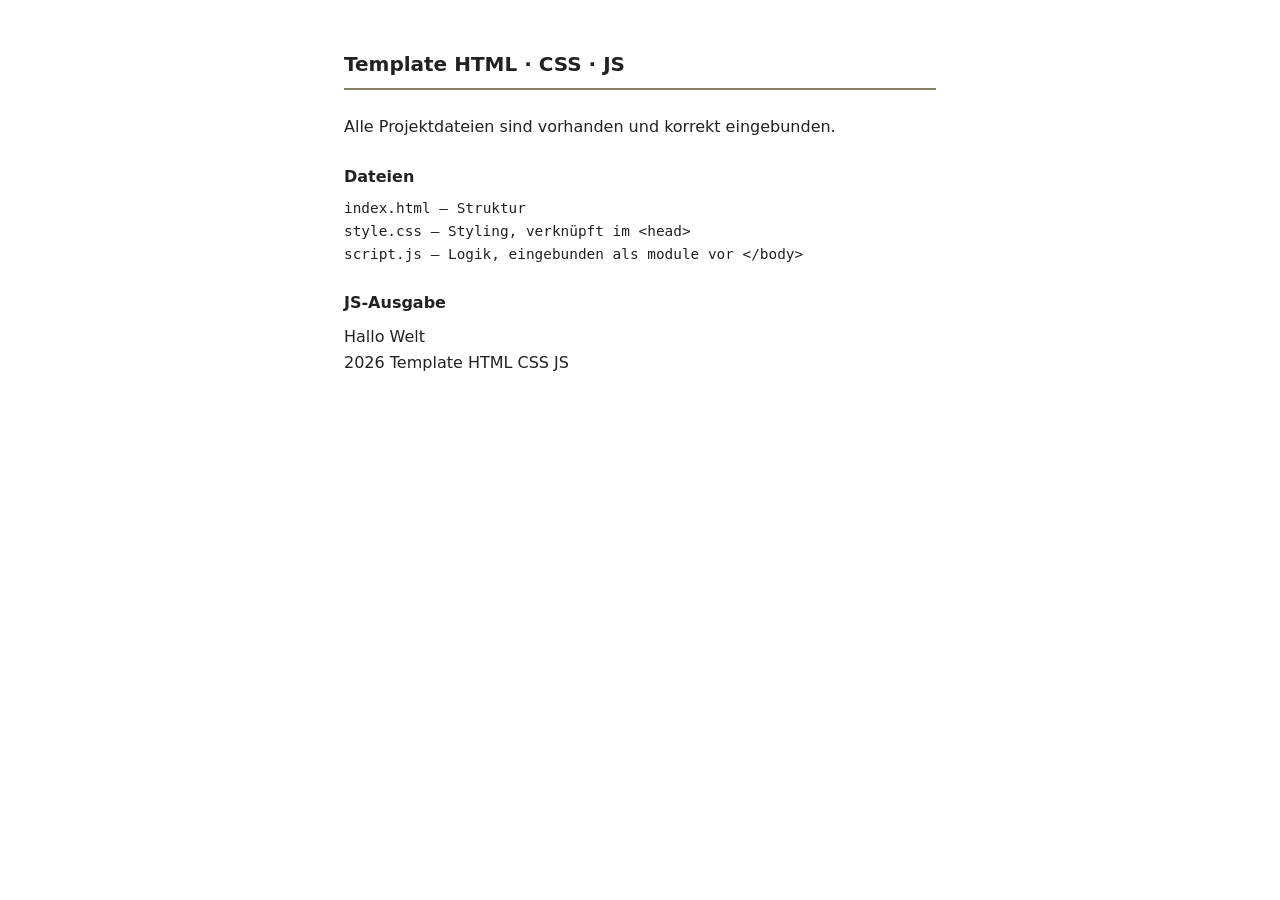
<file: index.html>
<!DOCTYPE html>
<html lang="de-ch">
<head>
    <meta charset="UTF-8">
    <meta name="viewport" content="width=device-width, initial-scale=1.0">
    <title>Template HTML CSS JS</title>
    <link rel="stylesheet" href="css/style.css">
</head>
<body>

    <header>
        <h1>Template HTML · CSS · JS</h1>
        <p>Alle Projektdateien sind vorhanden und korrekt eingebunden.</p>
    </header>

    <main>
        <h2>Dateien</h2>
        <ul>
            <li>index.html <span>— Struktur</span></li>
            <li>style.css <span>— Styling, verknüpft im &lt;head&gt;</span></li>
            <li>script.js <span>— Logik, eingebunden als module vor &lt;/body&gt;</span></li>
        </ul>

        <h2>JS-Ausgabe</h2>
        <div id="output"></div>
    </main>

    <footer>
        <p>2026 Template HTML CSS JS</p>
    </footer>

    <script type="module" src="js/script.js"></script>
</body>
</html>
</file>
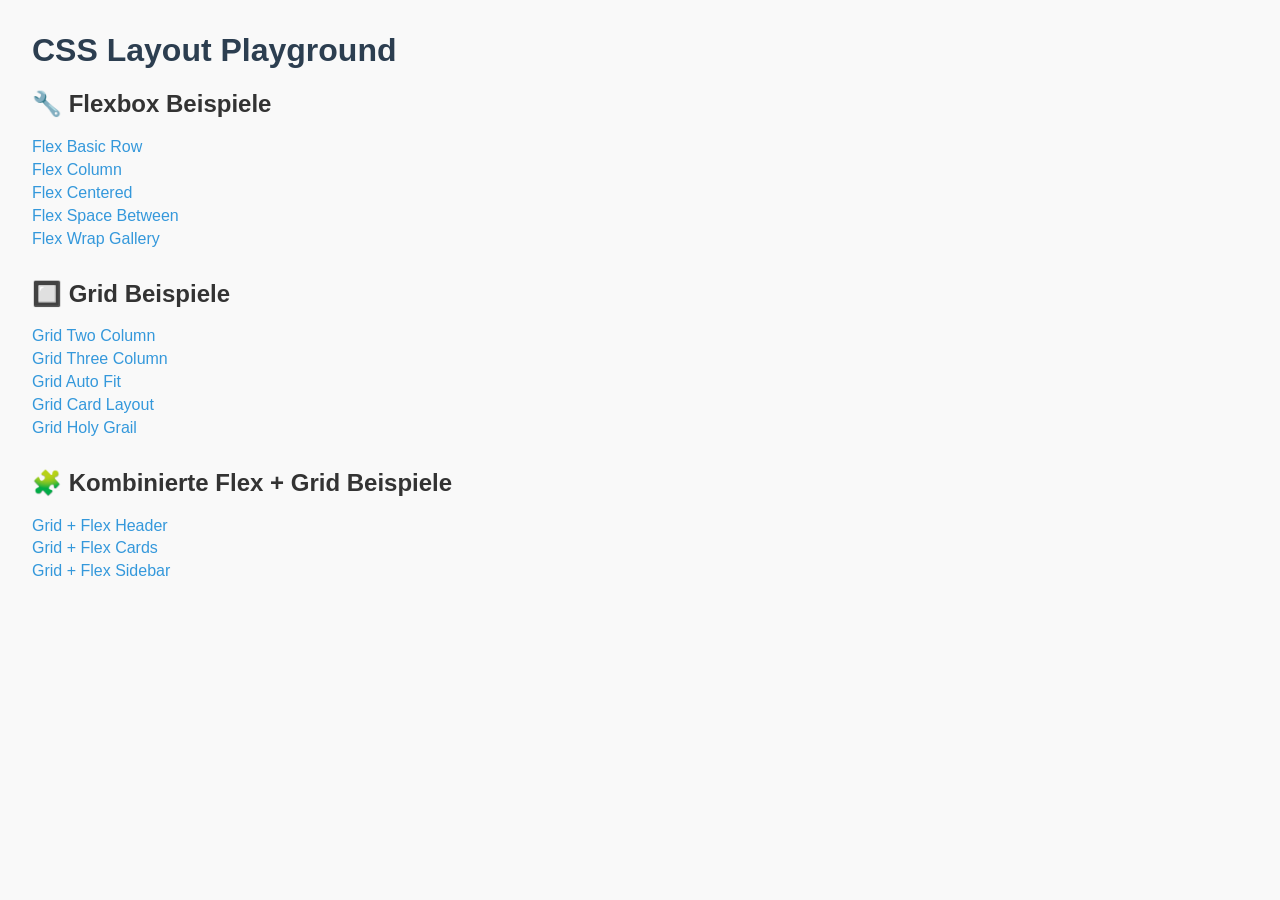
<file: 04-css-layouts/index.html>
<!DOCTYPE html>
<html lang="de">
<head>
    <meta charset="UTF-8">
    <title>CSS Layout Playground</title>
    <style>
        body {
            font-family: Arial, sans-serif;
            background: #f9f9f9;
            margin: 2rem;
            color: #333;
        }
        h1 {
            color: #2c3e50;
        }
        section {
            margin-bottom: 2rem;
        }
        ul {
            list-style: none;
            padding: 0;
        }
        li {
            margin: 0.3rem 0;
        }
        a {
            text-decoration: none;
            color: #3498db;
        }
        a:hover {
            text-decoration: underline;
        }
    </style>
</head>
<body>
    <h1>CSS Layout Playground</h1>

    <section>
        <h2>🔧 Flexbox Beispiele</h2>
        <ul>
            <li><a href="flex-basic-row.html">Flex Basic Row</a></li>
            <li><a href="flex-column.html">Flex Column</a></li>
            <li><a href="flex-centered.html">Flex Centered</a></li>
            <li><a href="flex-space-between.html">Flex Space Between</a></li>
            <li><a href="flex-wrap-gallery.html">Flex Wrap Gallery</a></li>
        </ul>
    </section>

    <section>
        <h2>🔲 Grid Beispiele</h2>
        <ul>
            <li><a href="grid-two-column.html">Grid Two Column</a></li>
            <li><a href="grid-three-column.html">Grid Three Column</a></li>
            <li><a href="grid-auto-fit.html">Grid Auto Fit</a></li>
            <li><a href="grid-card-layout.html">Grid Card Layout</a></li>
            <li><a href="grid-holy-grail.html">Grid Holy Grail</a></li>
        </ul>
    </section>

    <section>
        <h2>🧩 Kombinierte Flex + Grid Beispiele</h2>
        <ul>
            <li><a href="grid-flex-header.html">Grid + Flex Header</a></li>
            <li><a href="grid-flex-cards.html">Grid + Flex Cards</a></li>
            <li><a href="grid-flex-sidebar.html">Grid + Flex Sidebar</a></li>
        </ul>
    </section>
</body>
</html>
</file>
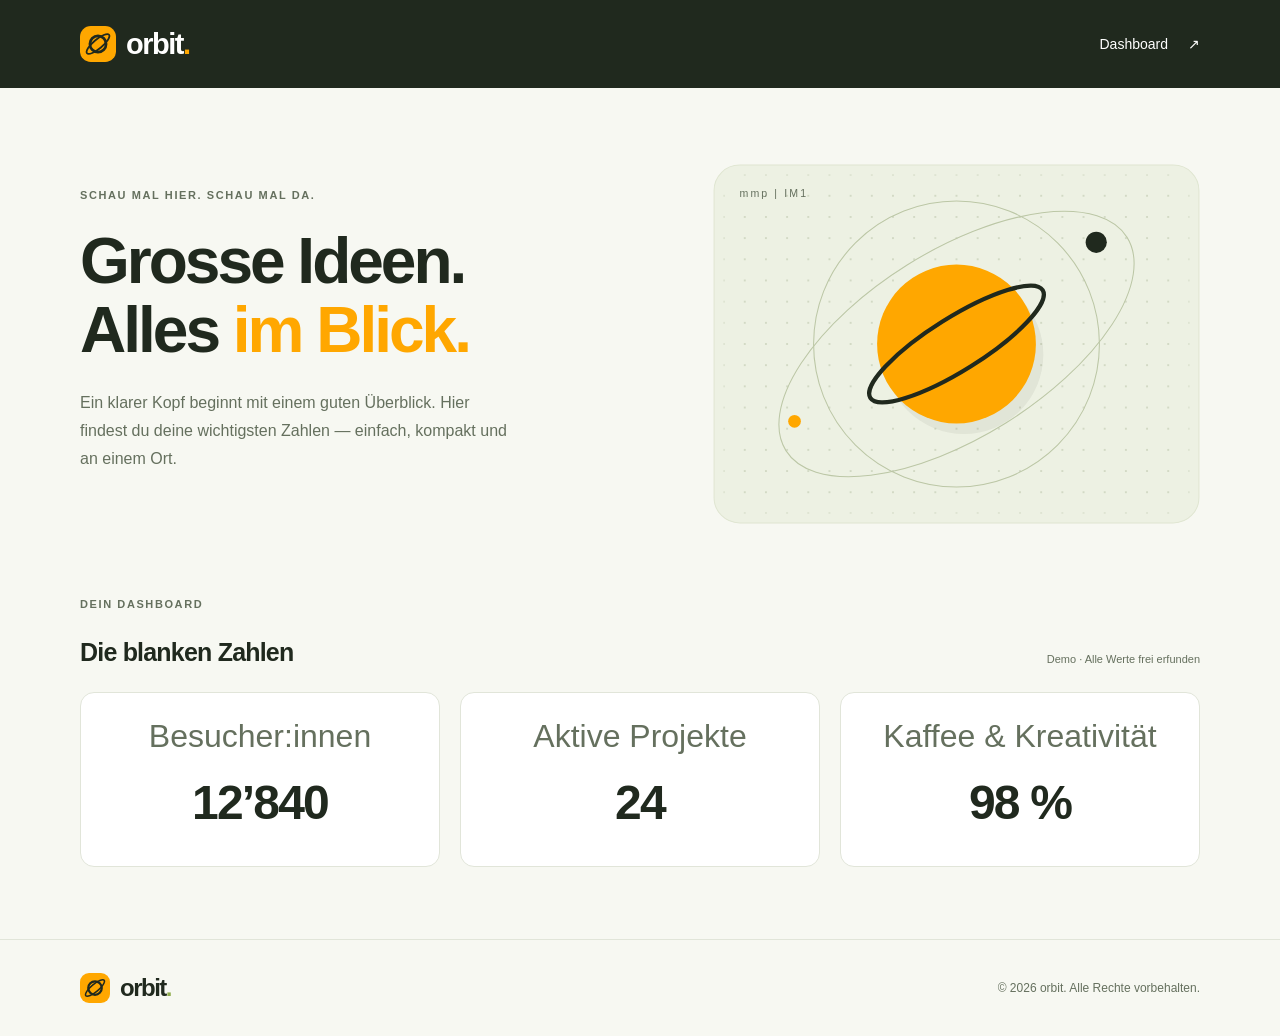
<file: 05-html-rose-garden/index.html>
<!DOCTYPE html>
<html lang="de">
<head>
  <meta charset="UTF-8">
  <meta name="viewport" content="width=device-width, initial-scale=1.0">
  <title>orbit — Dein Überblick</title>
  <link rel="icon" type="image/svg+xml" href="img/logo.svg">
  <link rel="stylesheet" href="css/style.css">
</head>
<body>
  <header class="site-header">
    <div class="container header-content">
      <a class="logo" href="#start" aria-label="orbit – Startseite">
        <img src="img/logo.svg" alt="" width="36" height="36">
        <span>orbit<span class="logo-dot">.</span></span>
      </a>
      <nav aria-label="Hauptnavigation">
        <a href="#dashboard">Dashboard <span aria-hidden="true">↗</span></a>
      </nav>
    </div>
  </header>

  <main id="start">
    <section class="hero container" aria-labelledby="hero-title">
      <div class="hero-copy">
        <p class="kicker">Schau mal hier. Schau mal da.</p>
        <h1 id="hero-title">Grosse Ideen.<br>Alles <span>im Blick.</span></h1>
        <p class="description">Ein klarer Kopf beginnt mit einem guten Überblick. Hier findest du deine wichtigsten Zahlen — einfach, kompakt und an einem Ort.</p>

      </div>
      <img class="hero-image" src="img/hero.svg" alt="Ein grüner Planet mit zwei Umlaufbahnen" width="460" height="340">
    </section>

    <section class="dashboard container" id="dashboard" aria-labelledby="dashboard-title">
      <div class="section-heading">
        <div>
          <p class="kicker">DEIN DASHBOARD</p>
          <h2 id="dashboard-title">Die blanken Zahlen</h2>
        </div>
        <span class="demo-label">Demo · Alle Werte frei erfunden</span>
      </div>

      <div class="card-grid">
        <article class="card">
          <h3>Besucher:innen</h3>
          <p class="metric">12’840</p>
        </article>

        <article class="card">
          <h3>Aktive Projekte</h3>
          <p class="metric">24</p>
        </article>

        <article class="card">
          <h3>Kaffee &amp; Kreativität</h3>
          <p class="metric">98 %</p>
        </article>
      </div>
    </section>
  </main>

  <footer class="site-footer">
    <div class="container footer-content">
      <a class="logo" href="#start" aria-label="orbit – Zurück nach oben">
        <img src="img/logo.svg" alt="" width="30" height="30">
        <span>orbit<span class="logo-dot">.</span></span>
      </a>
      <p>© 2026 orbit. Alle Rechte vorbehalten.</p>
    </div>
  </footer>
</body>
</html>
</file>
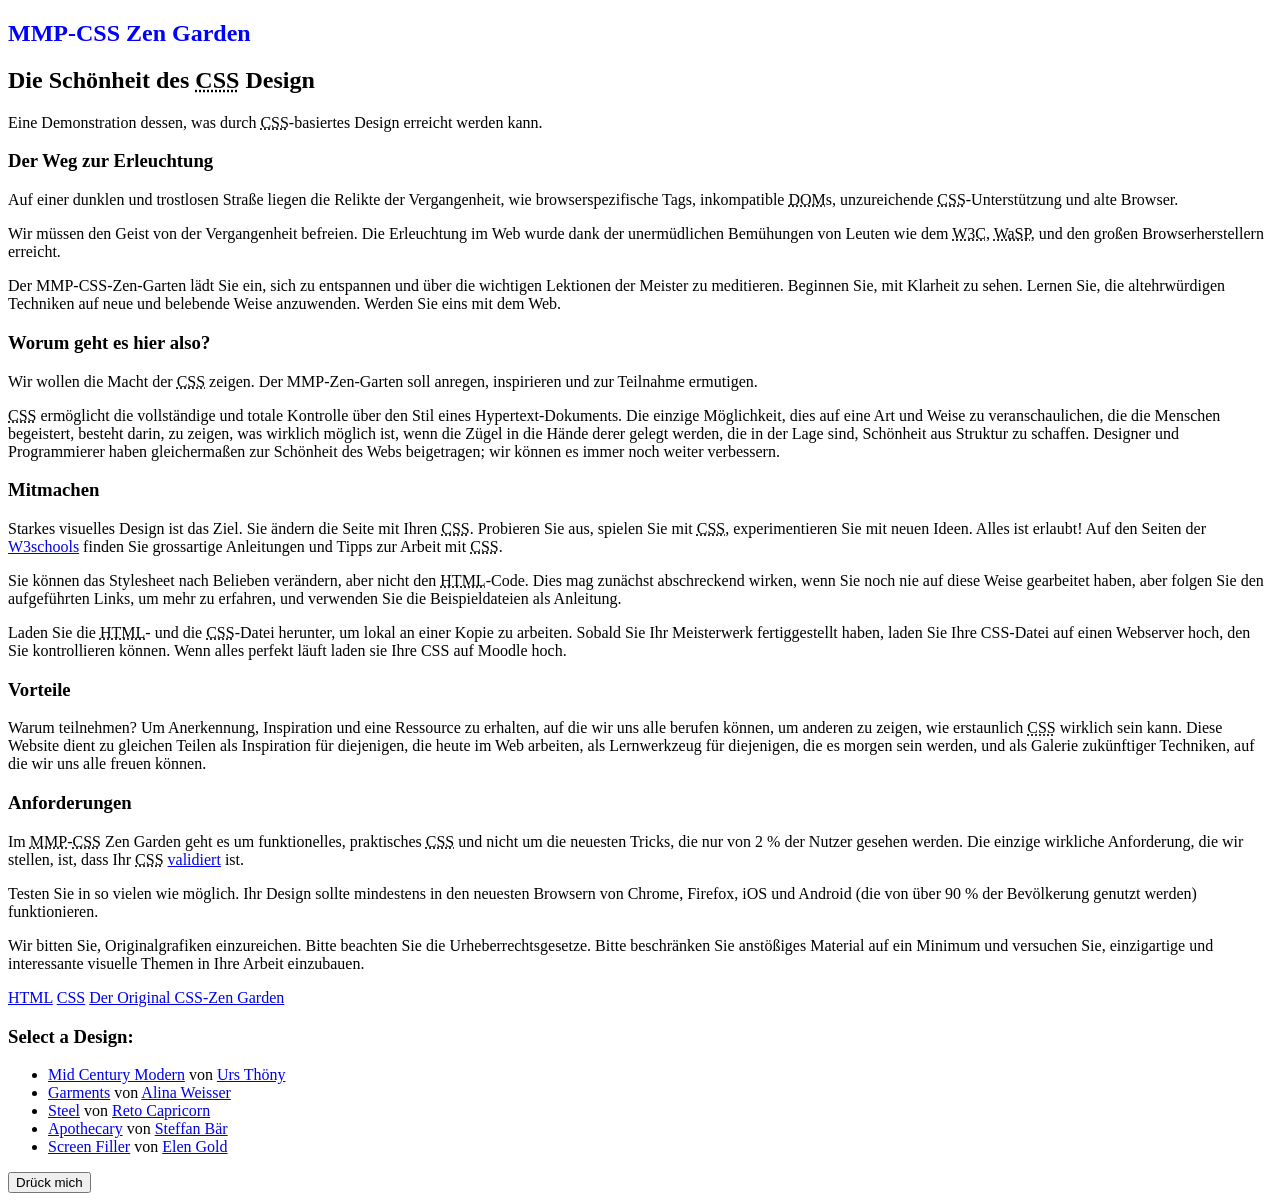
<file: 06-css-zen-garden/index.html>
<!DOCTYPE html>
<html lang="de">
  <head>
    <meta charset="utf-8" />
    <title>MMP-CSS Zen Garden: The Beauty of CSS Design</title>
    <link rel="stylesheet" media="screen" href="css/style.css" />
    <meta name="viewport" content="width=device-width, initial-scale=1.0" />
  </head>

  <body id="mmp-css-zen-garden">
    <div class="page-wrapper">
      <section class="intro" id="zen-intro">
        <header>
          <h1>MMP-CSS Zen Garden</h1>
          <h2>Die Schönheit des <abbr title="Cascading Style Sheets">CSS</abbr> Design</h2>
          <p>Eine Demonstration dessen, was durch <abbr title="Cascading Style Sheets">CSS</abbr>-basiertes Design erreicht werden kann.</p>
        </header>

        <article class="vorwort" id="zen-vorwort">
          <h3>Der Weg zur Erleuchtung</h3>
          <p>
            Auf einer dunklen und trostlosen Straße liegen die Relikte der Vergangenheit, wie browserspezifische Tags, inkompatible
            <abbr title="Document Object Model">DOM</abbr>s, unzureichende <abbr title="Cascading Style Sheets">CSS</abbr>-Unterstützung und
            alte Browser.
          </p>
          <p>
            Wir müssen den Geist von der Vergangenheit befreien. Die Erleuchtung im Web wurde dank der unermüdlichen Bemühungen von Leuten
            wie dem <abbr title="World Wide Web Consortium">W3C</abbr>, <abbr title="Web Standards Project">WaSP</abbr>, und den großen
            Browserherstellern erreicht.
          </p>
          <p>
            Der MMP-CSS-Zen-Garten lädt Sie ein, sich zu entspannen und über die wichtigen Lektionen der Meister zu meditieren. Beginnen
            Sie, mit Klarheit zu sehen. Lernen Sie, die altehrwürdigen Techniken auf neue und belebende Weise anzuwenden. Werden Sie eins
            mit dem Web.
          </p>
        </article>
      </section>

      <main class="auftrag" id="zen-auftrag">
        <article class="beschreibung" id="zen-beschreibung">
          <h3>Worum geht es hier also?</h3>
          <p>
            Wir wollen die Macht der <abbr title="Cascading Style Sheets">CSS</abbr> zeigen. Der MMP-Zen-Garten soll anregen, inspirieren
            und zur Teilnahme ermutigen.
          </p>
          <p>
            <abbr title="Cascading Style Sheets">CSS</abbr> ermöglicht die vollständige und totale Kontrolle über den Stil eines
            Hypertext-Dokuments. Die einzige Möglichkeit, dies auf eine Art und Weise zu veranschaulichen, die die Menschen begeistert,
            besteht darin, zu zeigen, was wirklich möglich ist, wenn die Zügel in die Hände derer gelegt werden, die in der Lage sind,
            Schönheit aus Struktur zu schaffen. Designer und Programmierer haben gleichermaßen zur Schönheit des Webs beigetragen; wir
            können es immer noch weiter verbessern.
          </p>
        </article>

        <article class="partizipation" id="zen-partizipation">
          <h3>Mitmachen</h3>
          <p>
            Starkes visuelles Design ist das Ziel. Sie ändern die Seite mit Ihren <abbr title="Cascading Style Sheets">CSS</abbr>. Probieren
            Sie aus, spielen Sie mit <abbr title="Cascading Style Sheets">CSS</abbr>, experimentieren Sie mit neuen Ideen. Alles ist
            erlaubt! Auf den Seiten der <a href="https://www.w3schools.com/css/default.asp">W3schools</a> finden Sie grossartige Anleitungen
            und Tipps zur Arbeit mit <abbr title="Cascading Style Sheets">CSS</abbr>.
          </p>
          <p>
            Sie können das Stylesheet nach Belieben verändern, aber nicht den <abbr title="HyperText Markup Language">HTML</abbr>-Code. Dies
            mag zunächst abschreckend wirken, wenn Sie noch nie auf diese Weise gearbeitet haben, aber folgen Sie den aufgeführten Links, um
            mehr zu erfahren, und verwenden Sie die Beispieldateien als Anleitung.
          </p>
          <p>
            Laden Sie die <abbr title="HyperText Markup Language">HTML</abbr>- und die <abbr title="Cascading Style Sheets">CSS</abbr>-Datei
            herunter, um lokal an einer Kopie zu arbeiten. Sobald Sie Ihr Meisterwerk fertiggestellt haben, laden Sie Ihre CSS-Datei auf
            einen Webserver hoch, den Sie kontrollieren können. Wenn alles perfekt läuft laden sie Ihre CSS auf Moodle hoch.
          </p>
        </article>

        <article class="vorteile" id="zen-vorteile">
          <h3>Vorteile</h3>
          <p>
            Warum teilnehmen? Um Anerkennung, Inspiration und eine Ressource zu erhalten, auf die wir uns alle berufen können, um anderen zu
            zeigen, wie erstaunlich <abbr title="Cascading Style Sheets">CSS</abbr> wirklich sein kann. Diese Website dient zu gleichen
            Teilen als Inspiration für diejenigen, die heute im Web arbeiten, als Lernwerkzeug für diejenigen, die es morgen sein werden,
            und als Galerie zukünftiger Techniken, auf die wir uns alle freuen können.
          </p>
        </article>

        <article class="voraussetzungen" id="zen-voraussetzungen">
          <h3>Anforderungen</h3>
          <p>
            Im <abbr title="MultiMedia Production">MMP</abbr>-<abbr title="Cascading Style Sheets">CSS</abbr> Zen Garden geht es um
            funktionelles, praktisches <abbr title="Cascading Style Sheets">CSS</abbr> und nicht um die neuesten Tricks, die nur von 2 % der
            Nutzer gesehen werden. Die einzige wirkliche Anforderung, die wir stellen, ist, dass Ihr
            <abbr title="Cascading Style Sheets">CSS</abbr> <a href="https://jigsaw.w3.org/css-validator/">validiert</a> ist.
          </p>
          <p>
            Testen Sie in so vielen wie möglich. Ihr Design sollte mindestens in den neuesten Browsern von Chrome, Firefox, iOS und Android
            (die von über 90 % der Bevölkerung genutzt werden) funktionieren.
          </p>
          <p>
            Wir bitten Sie, Originalgrafiken einzureichen. Bitte beachten Sie die Urheberrechtsgesetze. Bitte beschränken Sie anstößiges
            Material auf ein Minimum und versuchen Sie, einzigartige und interessante visuelle Themen in Ihre Arbeit einzubauen.
          </p>
        </article>
      </main>

      <footer>
        <a href="https://validator.w3.org" title="Kontrolliert die Validität des HTML-Codes" class="zen-validate-html">HTML</a>
        <a href="https://jigsaw.w3.org/css-validator/" title="Kontrolliert die Validität des CSS-Codes" class="zen-validate-css">CSS</a>
        <a href="http://csszengarden.com" title="Der Original CSS-Zen Garden" class="zen-original">Der Original CSS-Zen Garden</a>
      </footer>

      <aside class="sidebar">
        <div class="wrapper">
          <div class="design-auswahl" id="zen-design-auswahl">
            <h3 class="auswahl">Select a Design:</h3>
            <nav>
              <ul>
                <li><a href="#" class="design-name">Mid Century Modern</a> von <a href="#" class="designer-name">Urs Thöny</a></li>
                <li><a href="#" class="design-name">Garments</a> von <a href="#" class="designer-name">Alina Weisser</a></li>
                <li><a href="#" class="design-name">Steel</a> von <a href="#" class="designer-name">Reto Capricorn</a></li>
                <li><a href="#" class="design-name">Apothecary</a> von <a href="#" class="designer-name">Steffan Bär</a></li>
                <li><a href="#" class="design-name">Screen Filler</a> von <a href="#" class="designer-name">Elen Gold</a></li>
              </ul>
            </nav>
            <button id="zenBtn" class="button" aria-label="Klick">Drück mich</button>
          </div>
        </div>
      </aside>
    </div>
    <script src="js/script.js" defer></script>
  </body>
</html>
</file>
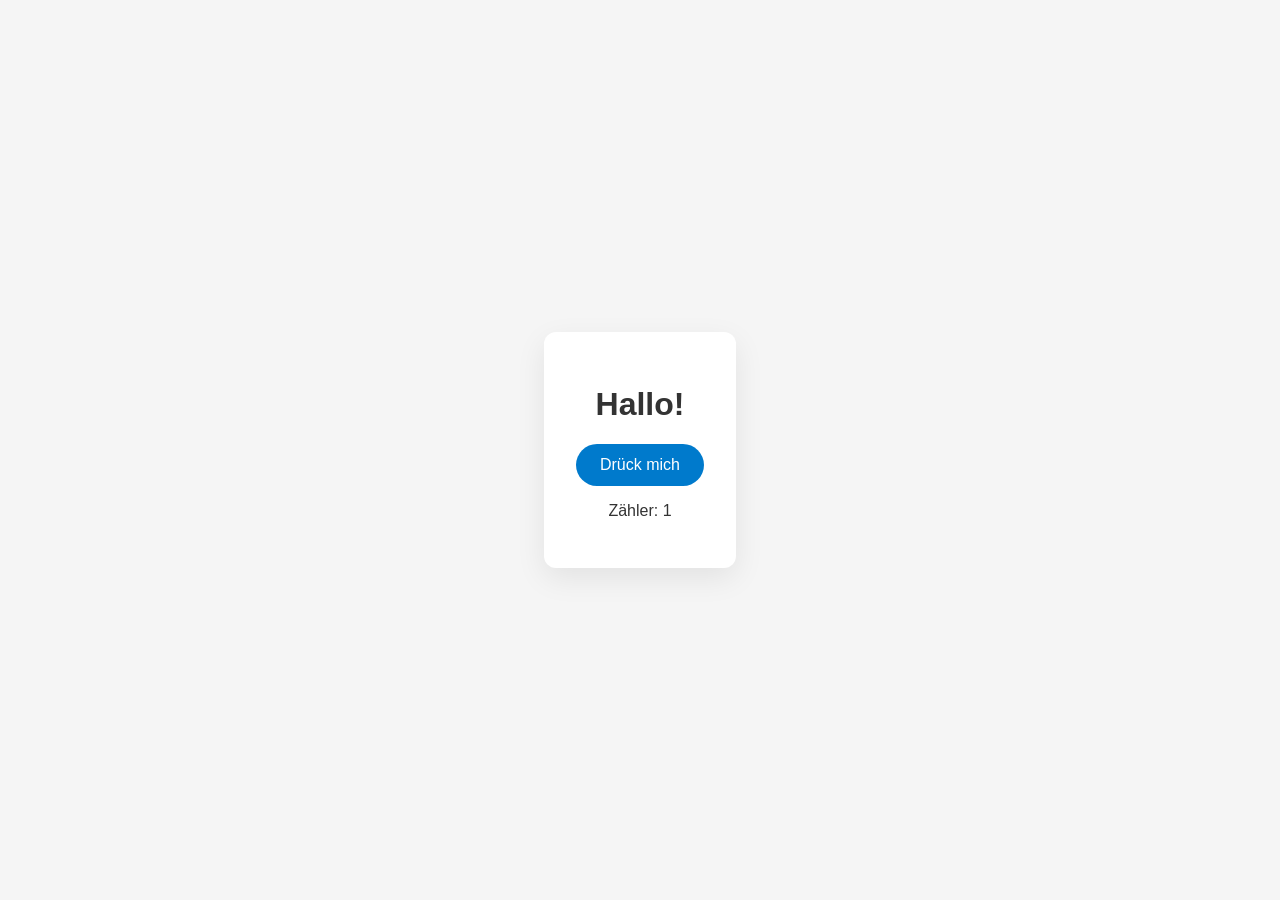
<file: 01-html-basics/examples/index.html>
<!DOCTYPE html>
<html lang="de">
  <head>
    <meta charset="UTF-8" />
    <meta name="viewport" content="width=device-width, initial-scale=1.0" />
    <title>Eine einfache HTML-Seite</title>
    <link rel="stylesheet" href="css/style.css" />
  </head>
  <body>
    <main class="card">
      <h1>Hallo!</h1>
      <button class="primary-button" type="button">Drück mich</button>
      <p>Zähler: <span id="counter-value">1</span></p>
    </main>
    <script src="js/script.js"></script>
  </body>
</html>
</file>
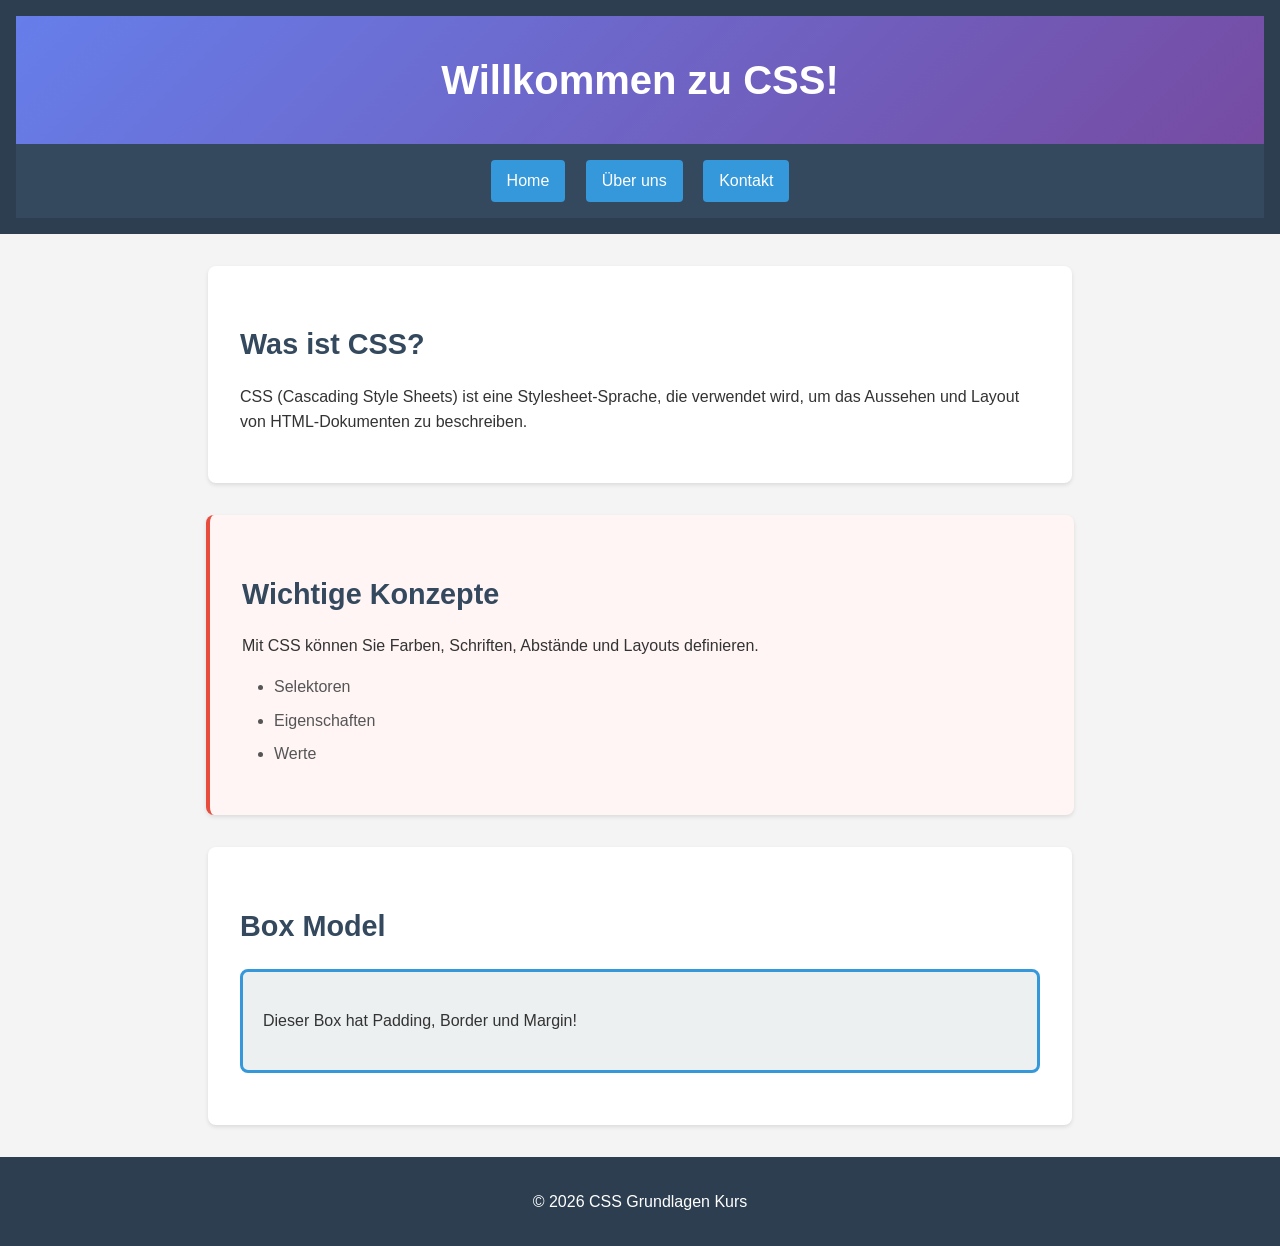
<file: 02-css-basics/examples/index.html>
<!DOCTYPE html>
<html lang="de">
<head>
    <meta charset="UTF-8">
    <meta name="viewport" content="width=device-width, initial-scale=1.0">
    <title>CSS Grundlagen - Beispiel</title>
    <link rel="stylesheet" href="css/style.css">
</head>
<body>
    <header>
        <h1 id="main-title">Willkommen zu CSS!</h1>
        <nav>
            <a href="#" class="nav-link">Home</a>
            <a href="#" class="nav-link">Über uns</a>
            <a href="#" class="nav-link">Kontakt</a>
        </nav>
    </header>

    <main>
        <section class="card">
            <h2>Was ist CSS?</h2>
            <p>CSS (Cascading Style Sheets) ist eine Stylesheet-Sprache, die verwendet wird, um das Aussehen und Layout von HTML-Dokumenten zu beschreiben.</p>
        </section>

        <section class="card highlight">
            <h2>Wichtige Konzepte</h2>
            <p>Mit CSS können Sie Farben, Schriften, Abstände und Layouts definieren.</p>
            <ul>
                <li class="list-item">Selektoren</li>
                <li class="list-item">Eigenschaften</li>
                <li class="list-item">Werte</li>
            </ul>
        </section>

        <section class="card">
            <h2>Box Model</h2>
            <div class="box-example">
                <p>Dieser Box hat Padding, Border und Margin!</p>
            </div>
        </section>
    </main>

    <footer>
        <p>&copy; 2026 CSS Grundlagen Kurs</p>
    </footer>
</body>
</html>
</file>
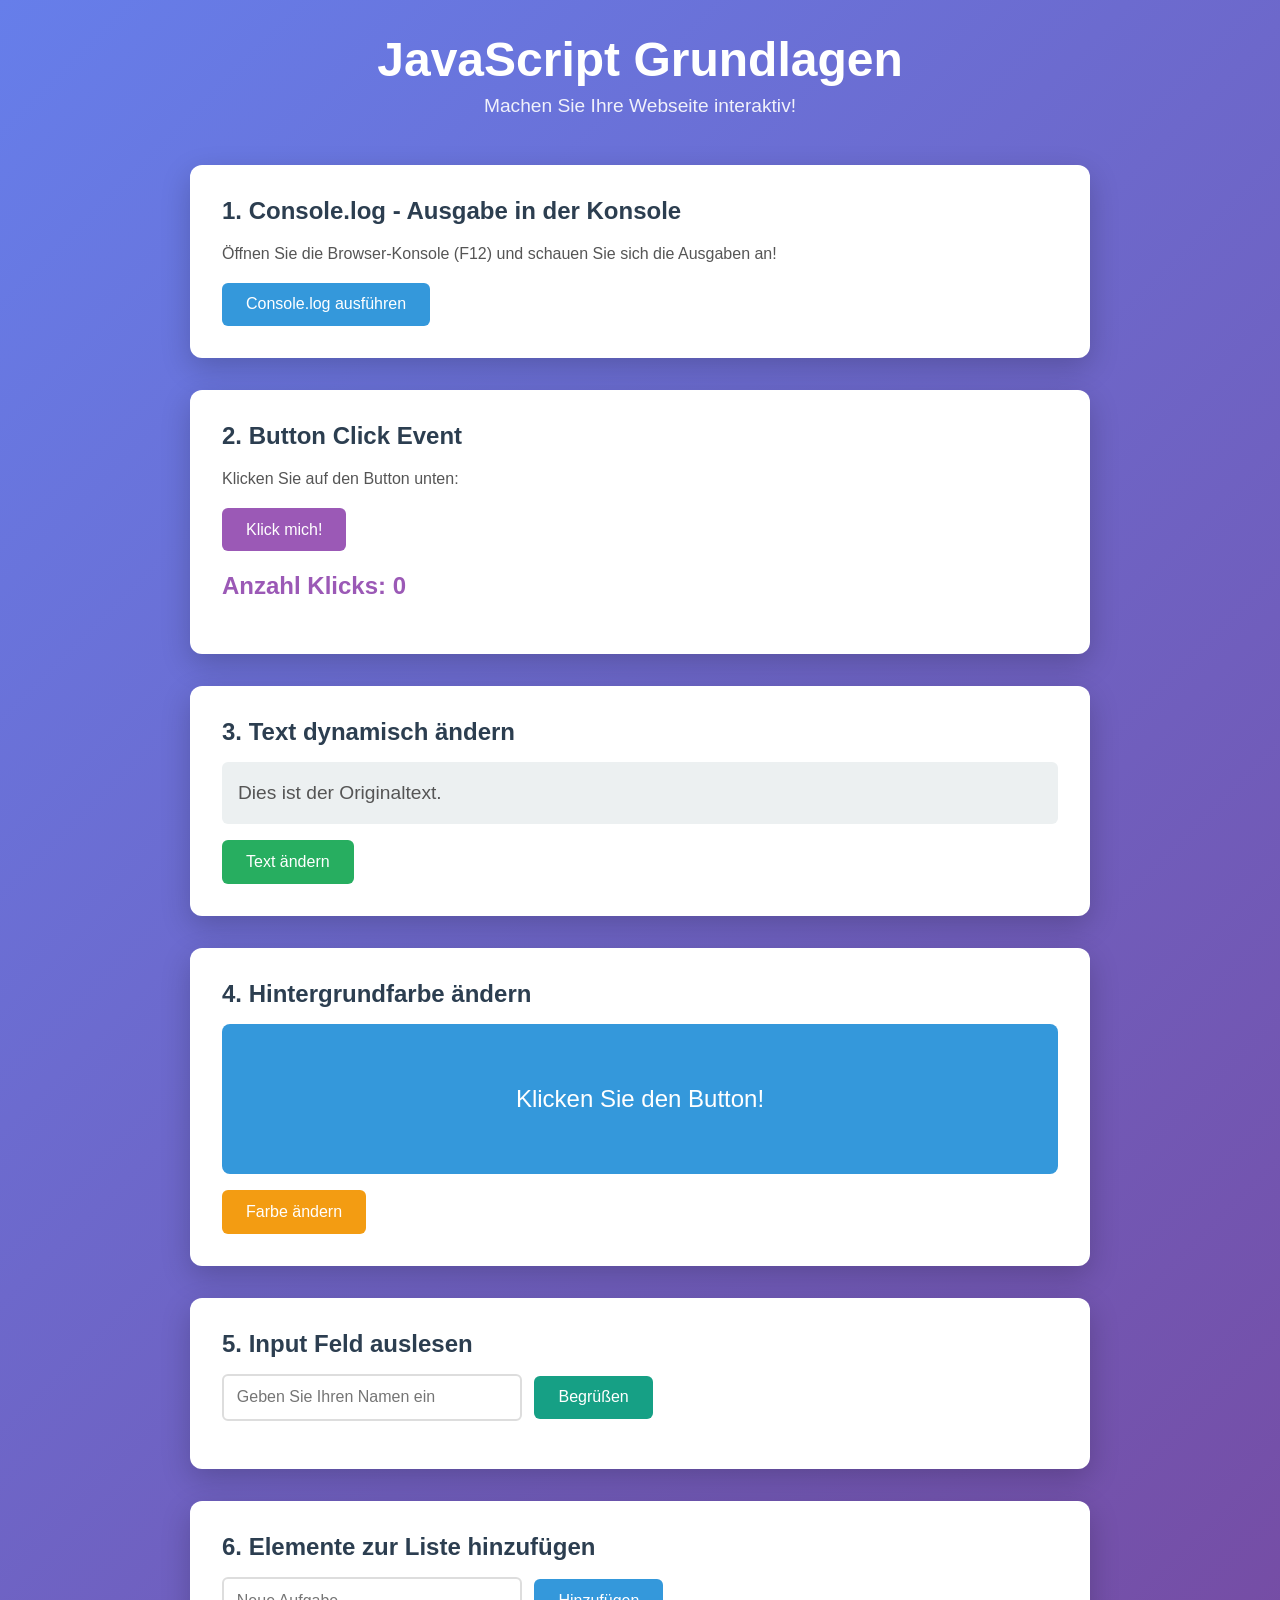
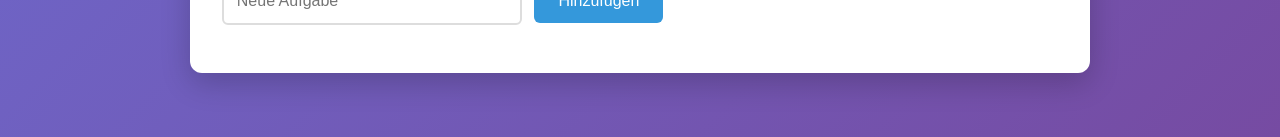
<file: 03-js-basics/examples/index.html>
<!DOCTYPE html>
<html lang="de">
<head>
    <meta charset="UTF-8">
    <meta name="viewport" content="width=device-width, initial-scale=1.0">
    <title>JavaScript Grundlagen - Beispiel</title>
    <link rel="stylesheet" href="css/style.css">
</head>
<body>
    <div class="container">
        <header>
            <h1>JavaScript Grundlagen</h1>
            <p class="subtitle">Machen Sie Ihre Webseite interaktiv!</p>
        </header>

        <main>
            <!-- Beispiel 1: Console.log -->
            <section class="card">
                <h2>1. Console.log - Ausgabe in der Konsole</h2>
                <p>Öffnen Sie die Browser-Konsole (F12) und schauen Sie sich die Ausgaben an!</p>
                <button id="console-button" class="btn">Console.log ausführen</button>
            </section>

            <!-- Beispiel 2: Button Click -->
            <section class="card">
                <h2>2. Button Click Event</h2>
                <p>Klicken Sie auf den Button unten:</p>
                <button id="click-button" class="btn btn-primary">Klick mich!</button>
                <p id="click-count">Anzahl Klicks: 0</p>
            </section>

            <!-- Beispiel 3: Text ändern -->
            <section class="card">
                <h2>3. Text dynamisch ändern</h2>
                <p id="dynamic-text">Dies ist der Originaltext.</p>
                <button id="change-text-button" class="btn btn-success">Text ändern</button>
            </section>

            <!-- Beispiel 4: Farbe ändern -->
            <section class="card">
                <h2>4. Hintergrundfarbe ändern</h2>
                <div id="color-box" class="color-box">
                    Klicken Sie den Button!
                </div>
                <button id="color-button" class="btn btn-warning">Farbe ändern</button>
            </section>

            <!-- Beispiel 5: Input Feld -->
            <section class="card">
                <h2>5. Input Feld auslesen</h2>
                <input type="text" id="name-input" placeholder="Geben Sie Ihren Namen ein">
                <button id="greet-button" class="btn btn-info">Begrüßen</button>
                <p id="greeting"></p>
            </section>

            <!-- Beispiel 6: Liste hinzufügen -->
            <section class="card">
                <h2>6. Elemente zur Liste hinzufügen</h2>
                <input type="text" id="todo-input" placeholder="Neue Aufgabe">
                <button id="add-todo-button" class="btn">Hinzufügen</button>
                <ul id="todo-list"></ul>
            </section>
        </main>
    </div>

    <!-- JavaScript-Datei IMMER am Ende des Body einbinden! -->
    <script src="js/script.js"></script>
</body>
</html>
</file>
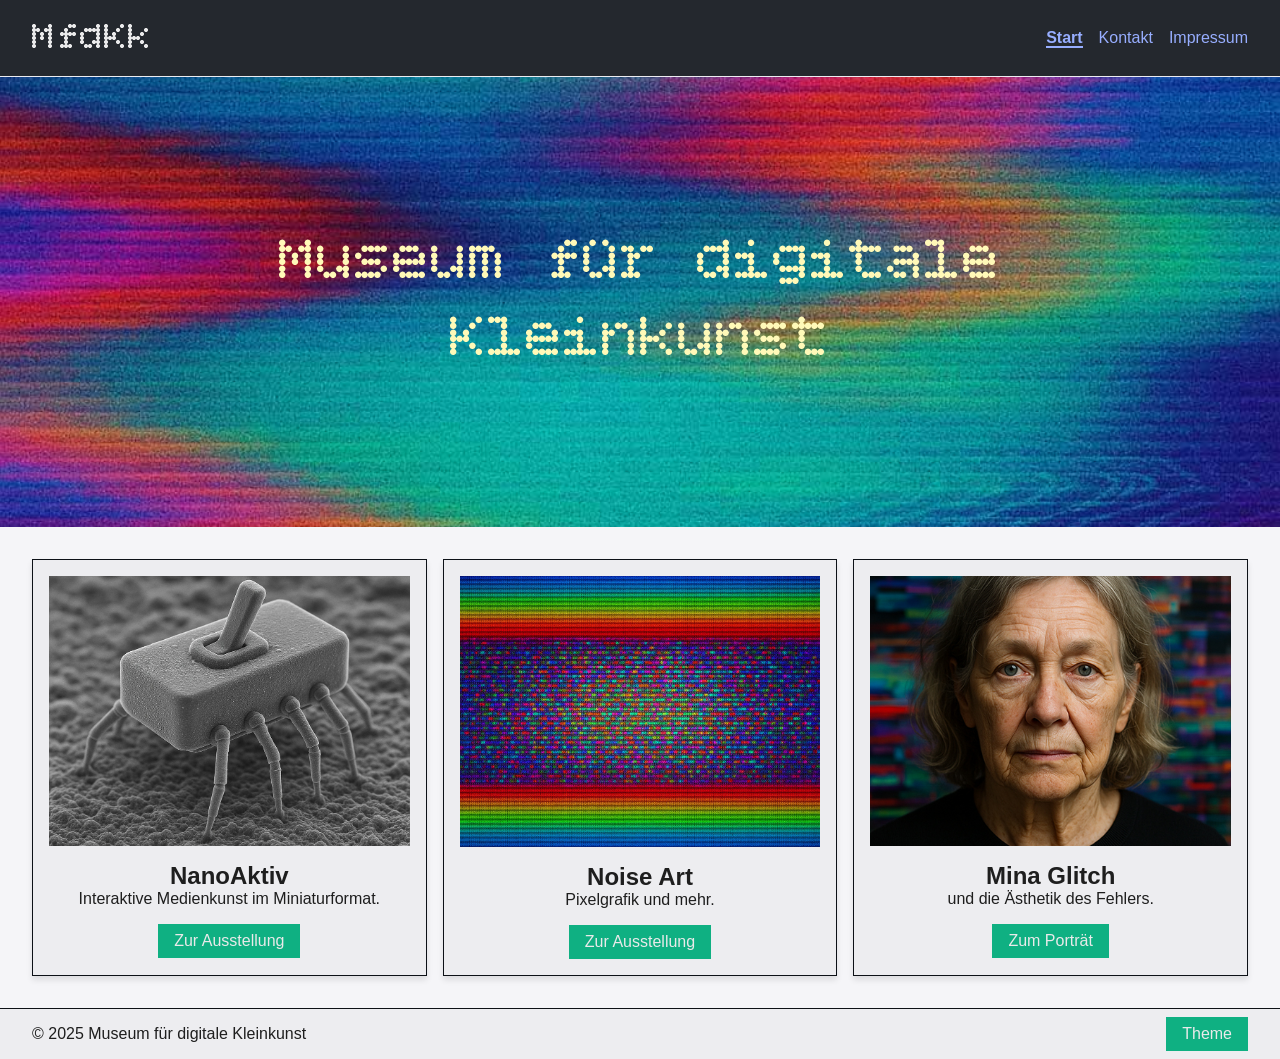
<file: 10-project-museum/solution/index.html>
<!DOCTYPE html>
<html lang="de">
  <head>
    <meta charset="UTF-8" />
    <meta name="viewport" content="width=device-width, initial-scale=1.0" />
    <title>Museum für digitale Kleinkunst</title>
    <link rel="stylesheet" href="css/style.css" />
  </head>
  <body data-theme="light">
    <nav class="topnav">
      <div class="logo">MfdKk</div>
      <ul>
        <li><a href="index.html" class="active">Start</a></li>
        <li><a href="kontakt.html">Kontakt</a></li>
        <li><a href="impressum.html">Impressum</a></li>
      </ul>
    </nav>

    <header class="hero">
      <div>
        <h1>Museum für digitale<br />Kleinkunst</h1>
      </div>
      <img src="img/hero.jpg" alt="Flimmern" />
    </header>

    <main>
      <section class="card-grid">
        <article class="card">
          <img src="img/nanoaktiv/title.jpg" alt="NanoAktiv" />
          <h2>NanoAktiv</h2>
          <p>Interaktive Medienkunst im Miniaturformat.</p>
          <a href="ausstellung-einzeln.html" class="button">Zur Ausstellung</a>
        </article>
        <article class="card">
          <img src="img/noise_art/title.jpg" alt="Noise Art" />
          <h2>Noise Art</h2>
          <p>Pixelgrafik und mehr.</p>
          <a href="ausstellung-einzeln.html" class="button">Zur Ausstellung</a>
        </article>
        <article class="card">
          <img src="img/mina_glitch/mina_glitch.jpg" alt="Mina Glitch" />
          <h2>Mina Glitch</h2>
          <p>und die Ästhetik des Fehlers.</p>
          <a href="kuenstler-einzeln.html" class="button">Zum Porträt</a>
        </article>
      </section>
    </main>
    <footer>
      <p>&copy; 2025 Museum für digitale Kleinkunst</p>
      <button id="toggle-theme" class="button" aria-label="Thema umschalten">Theme</button>
    </footer>
    <script src="js/theme-toggle.js" defer></script>
  </body>
</html>
</file>
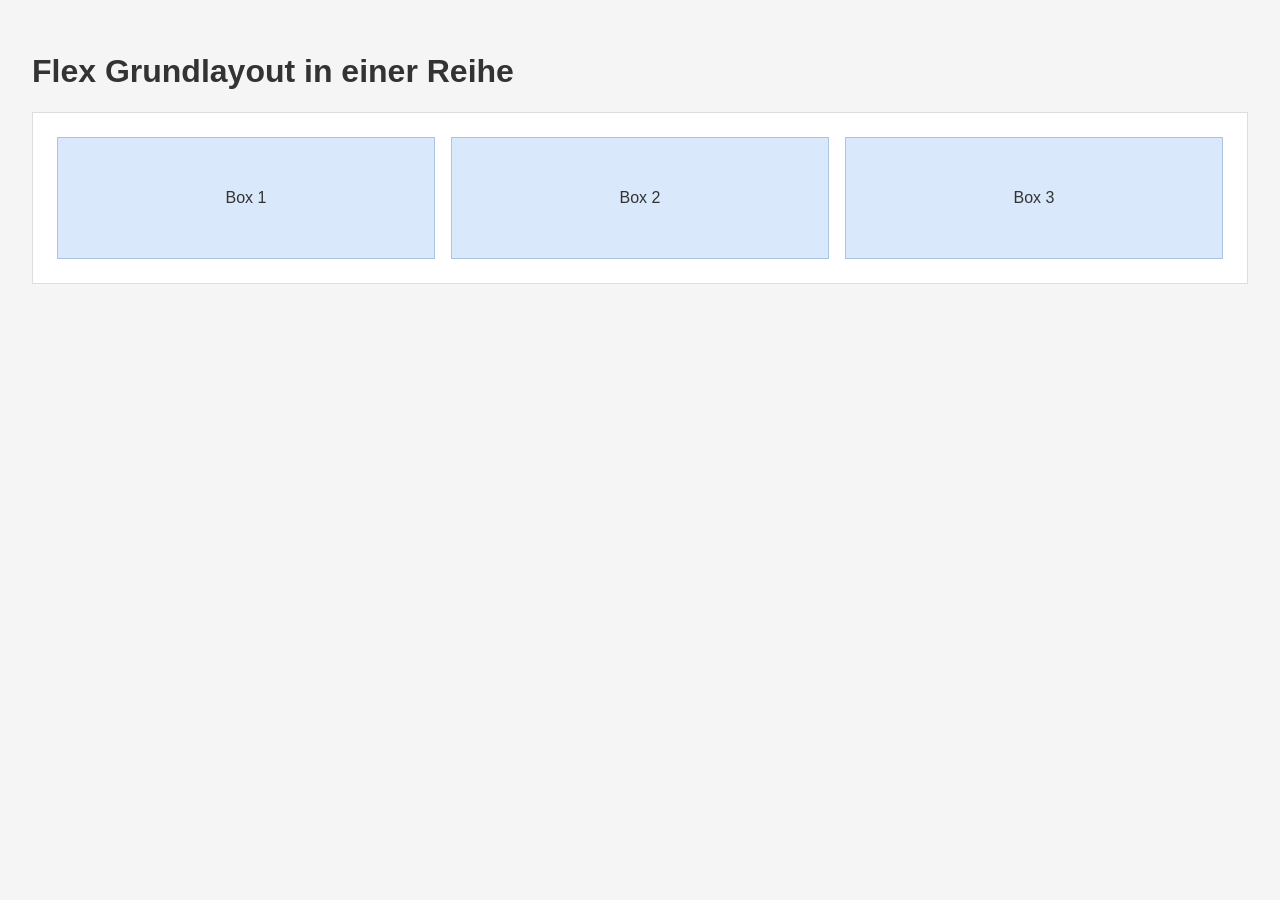
<file: 04-css-layouts/flex-basic-row.html>
<!DOCTYPE html>
<html lang="de">
  <head>
    <meta charset="UTF-8" />
    <title>Flex Basic Row</title>
    <style>
      body {
        font-family: Arial, sans-serif;
        margin: 0;
        padding: 2rem;
        background: #f5f5f5;
        color: #333;
      }

      .layout {
        display: flex;
        gap: 1rem;
        background: #fff;
        padding: 1.5rem;
        border: 1px solid #ddd;
      }

      .box {
        flex: 1;
        min-height: 120px;
        background: #d9e8fb;
        border: 1px solid #aac4e6;
        display: flex;
        align-items: center;
        justify-content: center;
      }
    </style>
  </head>
  <!--
  Diese Datei demonstriert die Verwendung von Flexbox mit horizontaler Anordnung der Boxen. Die Eigenschaft `justify-content: flex-start` sorgt dafür, dass alle Elemente am linken Rand beginnen.

  Verwendete Techniken:
  - CSS Flexbox oder Grid (siehe CSS-Regeln im Style-Bereich)
  - Strukturierung mit semantischem HTML
  - Zentrierung, Verteilung oder responsives Layout
  -->
  <body>
    <h1>Flex Grundlayout in einer Reihe</h1>
    <div class="layout">
      <div class="box">Box 1</div>
      <div class="box">Box 2</div>
      <div class="box">Box 3</div>
    </div>
  </body>
</html>
</file>
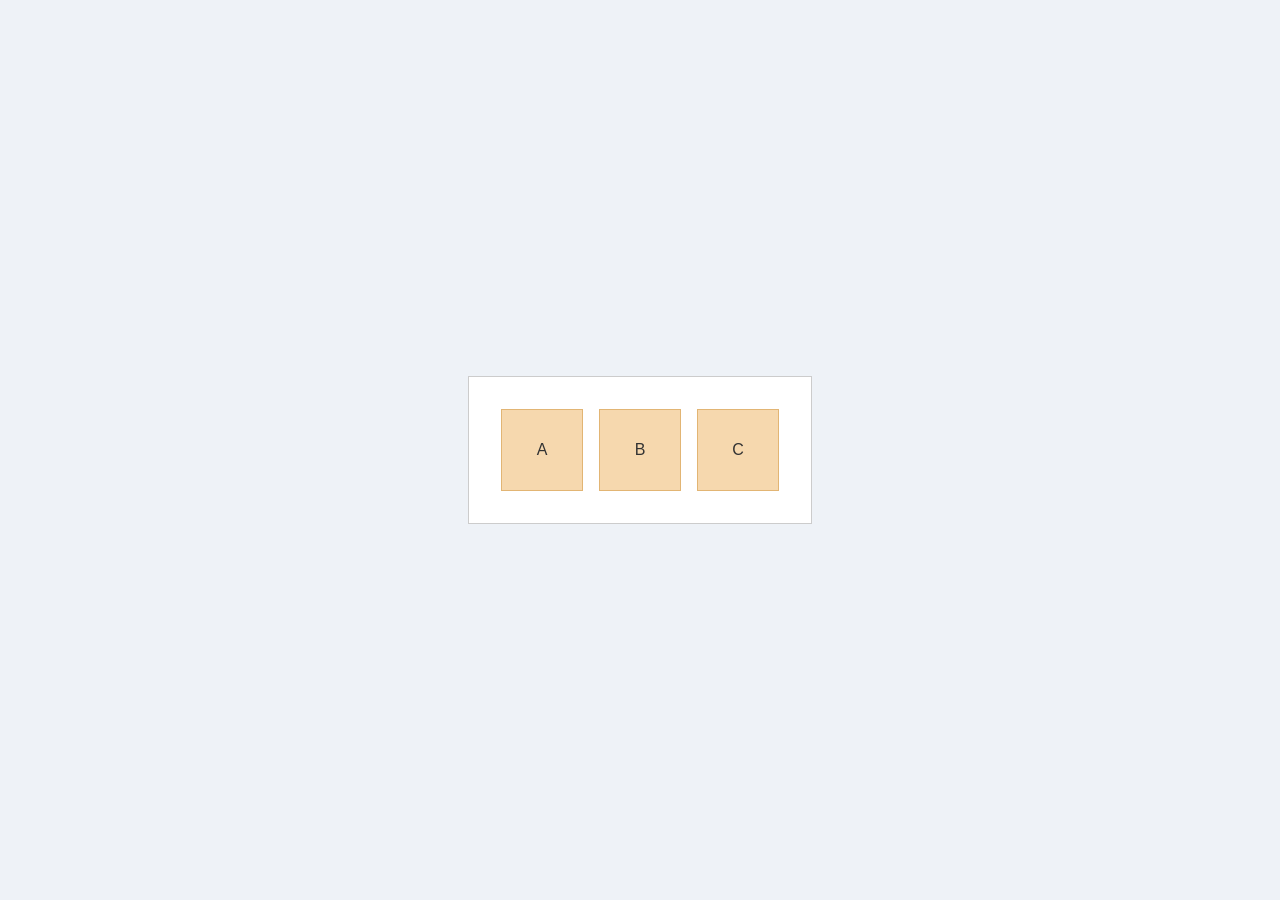
<file: 04-css-layouts/flex-centered.html>
<!DOCTYPE html>
<html lang="de">
  <head>
    <meta charset="UTF-8" />
    <title>Flex Centered Layout</title>
    <style>
      body {
        font-family: Arial, sans-serif;
        height: 100vh;
        margin: 0;
        display: flex;
        align-items: center;
        justify-content: center;
        background: #eef2f7;
        color: #333;
      }

      .layout {
        display: flex;
        align-items: center;
        justify-content: center;
        gap: 1rem;
        padding: 2rem;
        background: #fff;
        border: 1px solid #ccc;
      }

      .box {
        width: 80px;
        height: 80px;
        background: #f6d8ae;
        border: 1px solid #e2b574;
        display: flex;
        align-items: center;
        justify-content: center;
      }
    </style>
  </head>
  <!--
  Diese Seite zeigt, wie man Elemente mit Flexbox zentriert – sowohl vertikal als auch horizontal mit `justify-content: center` und `align-items: center`.

  Verwendete Techniken:
  - CSS Flexbox oder Grid (siehe CSS-Regeln im Style-Bereich)
  - Strukturierung mit semantischem HTML
  - Zentrierung, Verteilung oder responsives Layout
  -->
  <body>
    <div class="layout">
      <div class="box">A</div>
      <div class="box">B</div>
      <div class="box">C</div>
    </div>
  </body>
</html>
</file>
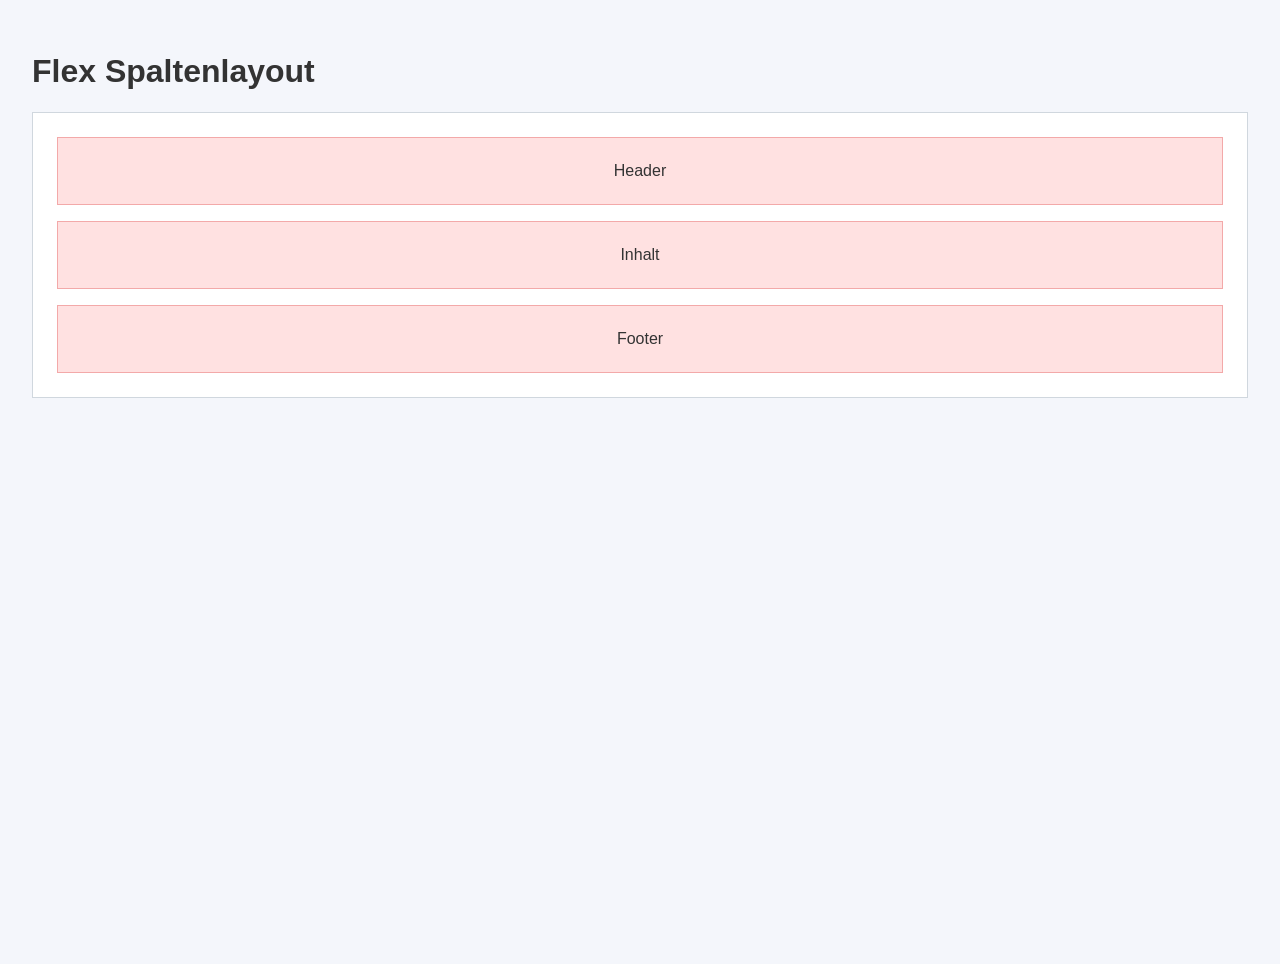
<file: 04-css-layouts/flex-column.html>
<!DOCTYPE html>
<html lang="de">
  <head>
    <meta charset="UTF-8" />
    <title>Flex Column Layout</title>
    <style>
      body {
        font-family: Arial, sans-serif;
        margin: 0;
        padding: 2rem;
        background: #f4f6fb;
        color: #333;
        min-height: 100vh;
      }

      .layout {
        display: flex;
        flex-direction: column;
        gap: 1rem;
        background: #fff;
        padding: 1.5rem;
        border: 1px solid #d0d7de;
      }

      .box {
        padding: 1.5rem;
        background: #ffe1e1;
        border: 1px solid #f3a9a9;
        text-align: center;
      }
    </style>
  </head>
  <!--
  Hier wird `flex-direction: column` verwendet, um die Boxen vertikal untereinander anzuordnen. Das ist nützlich für mobile Layouts oder Seitenleisten.

  Verwendete Techniken:
  - CSS Flexbox oder Grid (siehe CSS-Regeln im Style-Bereich)
  - Strukturierung mit semantischem HTML
  - Zentrierung, Verteilung oder responsives Layout
  -->
  <body>
    <h1>Flex Spaltenlayout</h1>
    <div class="layout">
      <div class="box">Header</div>
      <div class="box">Inhalt</div>
      <div class="box">Footer</div>
    </div>
  </body>
</html>
</file>
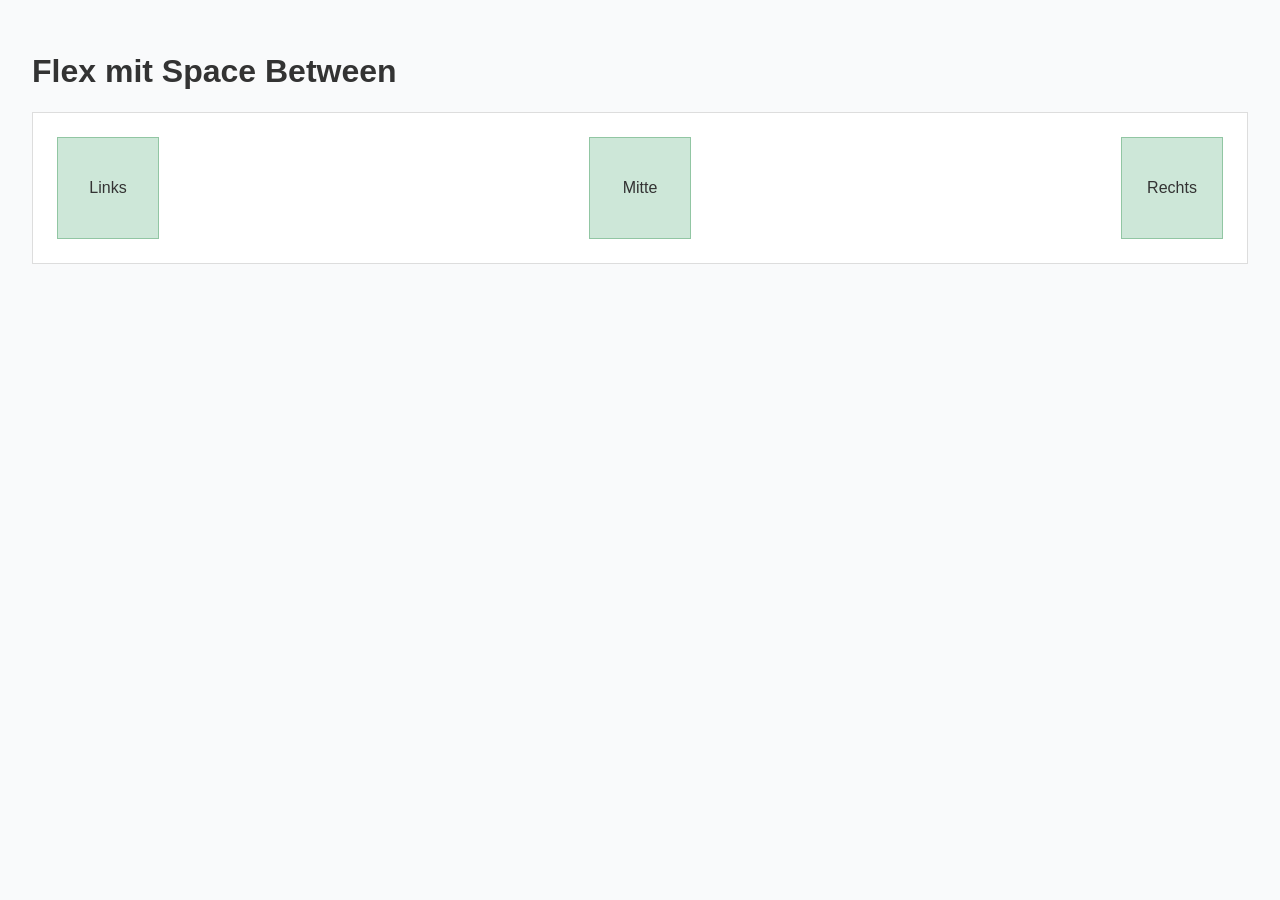
<file: 04-css-layouts/flex-space-between.html>
<!DOCTYPE html>
<html lang="de">
  <head>
    <meta charset="UTF-8" />
    <title>Flex Space Between</title>
    <style>
      body {
        font-family: Arial, sans-serif;
        margin: 0;
        padding: 2rem;
        background: #f9fafb;
        color: #333;
      }

      .layout {
        display: flex;
        justify-content: space-between;
        align-items: center;
        background: #fff;
        padding: 1.5rem;
        border: 1px solid #ddd;
      }

      .box {
        width: 100px;
        height: 100px;
        background: #cde7d8;
        border: 1px solid #91c6a3;
        display: flex;
        align-items: center;
        justify-content: center;
      }
    </style>
  </head>

  <!-- 
  display: flex;
  Dies aktiviert Flexbox im Container .layout. Alle direkten Kinder (.box) werden nun als Flex-Items behandelt.

  justify-content: space-between;
  Dies steuert die horizontale Verteilung (Hauptachse bei flex-direction: row):
    •	Das erste Element wird ganz links
    •	Das letzte ganz rechts
    •	Alle anderen werden gleichmässig dazwischen verteilt

  align-items: center;
  Dies steuert die vertikale Ausrichtung (Querachse):
    •	Alle .box-Elemente werden zentriert entlang der Höhe des Containers.

  Ergebnis:
  Die drei Boxen erscheinen horizontal nebeneinander, mit gleichmässigem Abstand zwischen den Boxen – aber nicht vor der ersten oder nach der letzten Box. -->

  <body>
    <h1>Flex mit Space Between</h1>
    <div class="layout">
      <div class="box">Links</div>
      <div class="box">Mitte</div>
      <div class="box">Rechts</div>
    </div>
  </body>
</html>
</file>
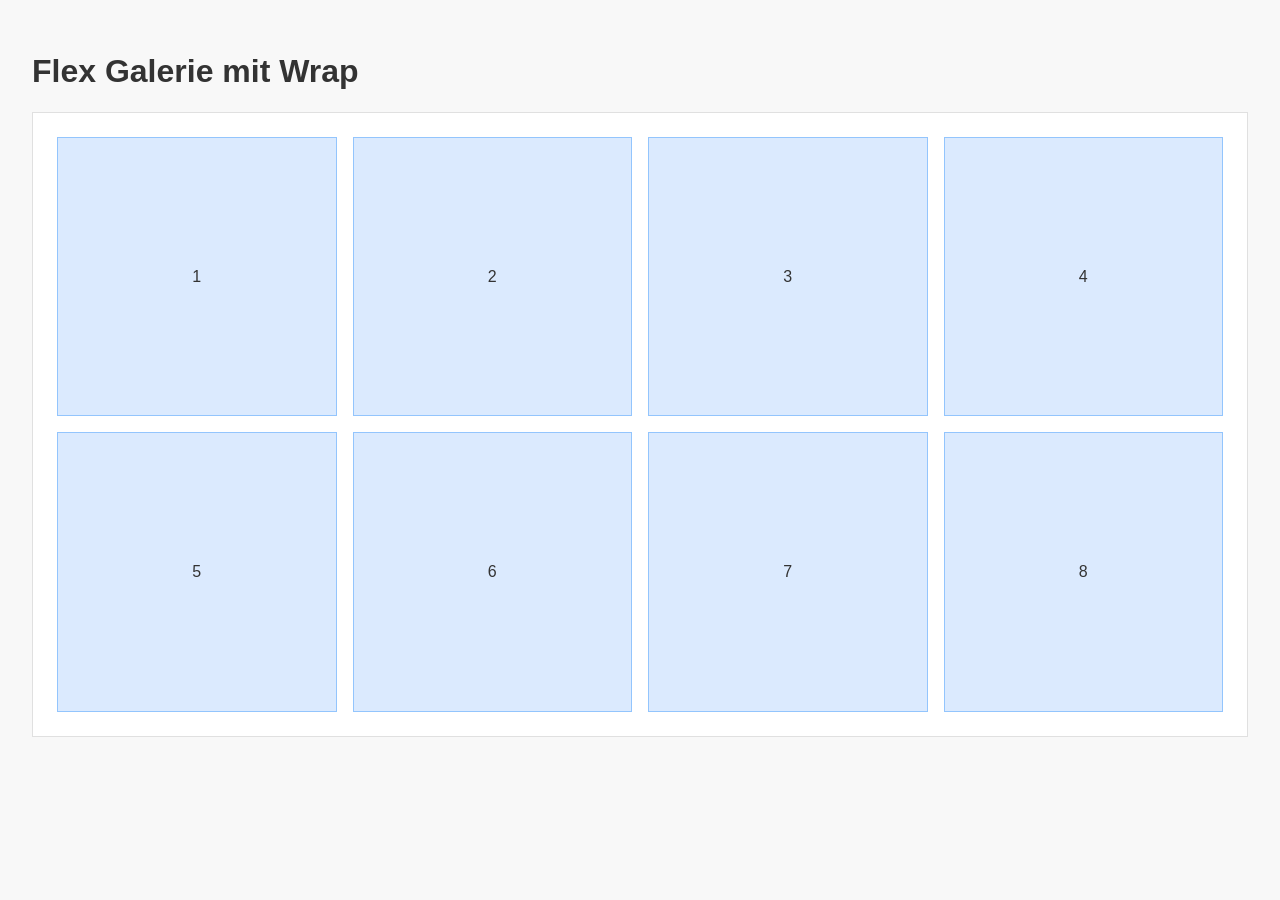
<file: 04-css-layouts/flex-wrap-gallery.html>
<!DOCTYPE html>
<html lang="de">
  <head>
    <meta charset="UTF-8" />
    <title>Flex Wrap Galerie</title>
    <style>
      body {
        font-family: Arial, sans-serif;
        margin: 0;
        padding: 2rem;
        background: #f8f8f8;
        color: #333;
      }

      .layout {
        display: flex;
        flex-wrap: wrap;
        gap: 1rem;
        background: #fff;
        padding: 1.5rem;
        border: 1px solid #e0e0e0;
      }

      .box {
        flex: 1 1 calc(25% - 1rem);
        min-width: 140px;
        aspect-ratio: 1 / 1;
        background: #dbeafe;
        border: 1px solid #93c5fd;
        display: flex;
        align-items: center;
        justify-content: center;
      }
    </style>
  </head>
  <!--
  Hier wird `flex-wrap: wrap` verwendet, um eine Galerie zu bauen, bei der sich die Boxen automatisch umbrechen, wenn der Platz nicht ausreicht.

  Verwendete Techniken:
  - CSS Flexbox oder Grid (siehe CSS-Regeln im Style-Bereich)
  - Strukturierung mit semantischem HTML
  - Zentrierung, Verteilung oder responsives Layout
  -->
  <body>
    <h1>Flex Galerie mit Wrap</h1>
    <div class="layout">
      <div class="box">1</div>
      <div class="box">2</div>
      <div class="box">3</div>
      <div class="box">4</div>
      <div class="box">5</div>
      <div class="box">6</div>
      <div class="box">7</div>
      <div class="box">8</div>
    </div>
  </body>
</html>
</file>
<file: css/style.css>
* {
    margin: 0;
    padding: 0;
    box-sizing: border-box;
}

body {
    font-family: system-ui, sans-serif;
    line-height: 1.6;
    color: #222;
    min-height: 100vh;
    max-width: 40rem;
    margin: 0 auto;
    padding: 3rem 1.5rem;
}

h1 {
    font-size: 1.25rem;
    border-bottom: 2px solid #837e64;
    padding-bottom: 0.5rem;
    margin-bottom: 1.5rem;
}

h2 {
    font-size: 1rem;
    margin: 1.5rem 0 0.5rem;
}

ul {
    list-style: none;
    font-family: monospace;
    font-size: 0.9rem;
}
</file>
<file: 05-html-rose-garden/css/style.css>
/* Grundfarben und wiederverwendbare Layout-Werte */
:root {
    --ink: #20291e;
    --muted: #65705e;
    --accent: #ffa700;
    --paper: #f7f8f2;
    --line: #e1e5d9;
}


* {
    box-sizing: border-box;
}

html {
    scroll-behavior: smooth;
    scroll-padding-top: 24px;
}

body {
    margin: 0;
    background: var(--paper);
    color: var(--ink);
    font-family: Arial, Helvetica, sans-serif;
    -webkit-font-smoothing: antialiased;
}

a {
    color: inherit;
    text-decoration: none;
}

a:focus-visible {
    outline: 3px solid #FFA700FF;
    outline-offset: 6px;
}

.container {
    width: min(1120px, calc(100% - 64px));
    margin-inline: auto;
}

/* Header und Logo */
.site-header {
    background: var(--ink);
    color: white;
}

.header-content, .footer-content {
    display: flex;
    align-items: center;
    justify-content: space-between;
    gap: 24px;
}

.header-content {
    min-height: 88px;
}

.logo {
    display: inline-flex;
    align-items: center;
    gap: 10px;
    font-size: 29px;
    font-weight: 750;
    letter-spacing: -1.5px;
}

.logo img {
    display: block;
}

.logo-dot {
    color: #91ad4f;
}

.site-header .logo-dot {
    color: var(--accent);
}

nav a {
    display: inline-flex;
    gap: 20px;
    align-items: center;
    font-size: 14px;
}

nav a:hover {
    color: var(--accent);
}

/* Hero: Textbereich und bereitgestelltes Bild */
.hero {
    display: grid;
    grid-template-columns: 1.2fr 1fr;
    align-items: center;
    gap: 48px;
    padding-block: 76px 72px;
    .description {
      max-width: 440px;
      margin: 24px 0 28px;
      font-size: 1rem;
      line-height: 1.75;
      color: var(--muted);
    }
}

.kicker {
    display: flex;
    align-items: center;
    gap: 9px;
    margin: 0 0 22px;
    color: var(--muted);
    font-size: 11px;
    font-weight: 700;
    letter-spacing: 1.6px;
    line-height: 1.6;
  text-transform: uppercase;
}

h1 {
    margin: 0;
    font-size: clamp(40px, 5vw, 64px);
    line-height: 1.08;
    letter-spacing: -3px;
  span {
    color: #FFA700FF;
  }

}


.hero-image {
    display: block;
    width: 100%;
    height: auto;
    border-radius: 24px;
}

/* Drei Dashboard-Karten */
.dashboard {
    padding-bottom: 72px;
}

.section-heading {
    display: flex;
    justify-content: space-between;
    align-items: flex-end;
    gap: 20px;
    margin-bottom: 24px;
}

.section-heading .eyebrow {
    margin-bottom: 9px;
}

h2 {
    margin: 0;
    font-size: 25px;
    letter-spacing: -0.8px;
    line-height: 1.3;
}

.demo-label {
    color: var(--muted);
    font-size: 11px;
    line-height: 1.6;
}

.card-grid {
    display: grid;
    grid-template-columns: repeat(3, 1fr);
    gap: 20px;
}

.card {
    padding: 25px;
    border: 1px solid var(--line);
    border-radius: 14px;
    background: white;
  text-align: center;
  align-content: center;

  h3 {
    margin: 0;
    font-size: 2rem;
    font-weight: 500;
    color: var(--muted);
  }

  .metric {
    margin: 24px 0 14px;
    font-size: 3rem;
    font-weight: 700;
    line-height: 1;
    letter-spacing: -1.8px;
  }
}





/* Footer: Logo links, Copyright rechts */
.site-footer {
    border-top: 1px solid var(--line);
}

.footer-content {
    min-height: 96px;
}

.site-footer .logo {
    font-size: 24px;
}

.site-footer p {
    margin: 0;
    color: var(--muted);
    font-size: 12px;
    line-height: 1.6;
}

/* Anpassungen für Tablets und Smartphones */
@media (max-width: 850px) {
    .hero {
        gap: 28px;
        padding-block: 52px;
    }

    .card-grid {
        gap: 14px;
    }

    .card {
        padding: 20px;
    }

    .section-heading {
        align-items: flex-start;
        flex-direction: column;
        gap: 10px;
    }
}

@media (max-width: 650px) {
    .container {
        width: calc(100% - 40px);
    }

    .header-content {
        min-height: 76px;
    }

    .hero {
        grid-template-columns: 1fr;
        padding-block: 44px;
        gap: 36px;
    }

    h1 {
        letter-spacing: -2px;
    }

    .card-grid {
        grid-template-columns: 1fr;
    }

    .card {
        padding: 24px;
    }

    .dashboard {
        padding-bottom: 44px;
    }

    h2 {
        font-size: 23px;
    }

    .footer-content {
        flex-wrap: wrap;
        padding-block: 24px;
        gap: 18px;
    }

    .site-footer p {
        margin-left: auto;
        text-align: right;
    }
}
</file>
<file: 06-css-zen-garden/css/style.css>
h1 {

  color: blue;

}
</file>
<file: 01-html-basics/examples/css/style.css>
body {
  margin: 0;
  min-height: 100vh;
  display: flex;
  align-items: center;
  justify-content: center;
  font-family: Arial, Helvetica, sans-serif;
  background: #f5f5f5;
  color: #333;
}

.card {
  padding: 2rem;
  max-width: 400px;
  text-align: center;
  background: #ffffff;
  border-radius: 12px;
  box-shadow: 0 10px 30px rgba(0, 0, 0, 0.08);
}

.primary-button {
  padding: 0.75rem 1.5rem;
  font-size: 1rem;
  border: none;
  border-radius: 999px;
  background: #007acc;
  color: #ffffff;
}

.primary-button:hover {
  background: #000599;
}
</file>
<file: 02-css-basics/examples/css/style.css>
/* =================================
   CSS Grundlagen - Beispiel Stylesheet
   ================================= */

/* 1. ELEMENT-SELEKTOREN
   Wirken auf alle Elemente dieses Typs */

body {
    font-family: Arial, sans-serif;
    line-height: 1.6;
    margin: 0;
    padding: 0;
    background-color: #f4f4f4;
    color: #333;
}

h1 {
    color: #2c3e50;
    font-size: 2.5rem;
}

h2 {
    color: #34495e;
    font-size: 1.8rem;
    margin-bottom: 1rem;
}

p {
    margin-bottom: 1rem;
}

ul {
    padding-left: 2rem;
}


/* 2. ID-SELEKTOREN
   Wirken auf EIN bestimmtes Element mit dieser ID */

#main-title {
    text-align: center;
    padding: 2rem;
    background: linear-gradient(135deg, #667eea 0%, #764ba2 100%);
    color: white;
    margin: 0;
}


/* 3. KLASSEN-SELEKTOREN
   Wirken auf alle Elemente mit dieser Klasse */

.nav-link {
    color: white;
    text-decoration: none;
    padding: 0.5rem 1rem;
    margin: 0 0.5rem;
    background-color: #3498db;
    border-radius: 4px;
    display: inline-block;
    transition: background-color 0.3s;
}

.nav-link:hover {
    background-color: #2980b9;
}

.card {
    background: white;
    padding: 2rem;
    margin: 2rem auto;
    max-width: 800px;
    border-radius: 8px;
    box-shadow: 0 2px 4px rgba(0, 0, 0, 0.1);
}

.card.highlight {
    border-left: 4px solid #e74c3c;
    background-color: #fff5f5;
}

.list-item {
    margin-bottom: 0.5rem;
    color: #555;
}

.box-example {
    background-color: #ecf0f1;
    padding: 20px;           /* Innenabstand */
    margin: 20px 0;          /* Außenabstand */
    border: 3px solid #3498db;  /* Rahmen */
    border-radius: 8px;
}


/* 4. STRUKTURELLE ELEMENTE */

header {
    background-color: #2c3e50;
    padding: 1rem;
    text-align: center;
}

nav {
    padding: 1rem;
    text-align: center;
    background-color: #34495e;
}

main {
    min-height: 60vh;
}

footer {
    background-color: #2c3e50;
    color: white;
    text-align: center;
    padding: 1rem;
    margin-top: 2rem;
}


/* 5. RESPONSIVE DESIGN
   Media Query für kleinere Bildschirme */

@media (max-width: 768px) {
    h1 {
        font-size: 1.8rem;
    }

    .card {
        margin: 1rem;
        padding: 1rem;
    }

    .nav-link {
        display: block;
        margin: 0.5rem auto;
        width: 80%;
    }
}
</file>
<file: 03-js-basics/examples/css/style.css>
/* JavaScript Grundlagen - Beispiel Stylesheet */

* {
    margin: 0;
    padding: 0;
    box-sizing: border-box;
}

body {
    font-family: 'Segoe UI', Tahoma, Geneva, Verdana, sans-serif;
    background: linear-gradient(135deg, #667eea 0%, #764ba2 100%);
    min-height: 100vh;
    padding: 2rem;
}

.container {
    max-width: 900px;
    margin: 0 auto;
}

header {
    text-align: center;
    color: white;
    margin-bottom: 3rem;
}

h1 {
    font-size: 3rem;
    margin-bottom: 0.5rem;
}

.subtitle {
    font-size: 1.2rem;
    opacity: 0.9;
}

.card {
    background: white;
    padding: 2rem;
    margin-bottom: 2rem;
    border-radius: 12px;
    box-shadow: 0 10px 30px rgba(0, 0, 0, 0.2);
}

.card h2 {
    color: #2c3e50;
    margin-bottom: 1rem;
    font-size: 1.5rem;
}

.card p {
    color: #555;
    margin-bottom: 1rem;
    line-height: 1.6;
}

/* Buttons */
.btn {
    background-color: #3498db;
    color: white;
    border: none;
    padding: 0.8rem 1.5rem;
    font-size: 1rem;
    border-radius: 6px;
    cursor: pointer;
    transition: all 0.3s;
    margin-right: 0.5rem;
}

.btn:hover {
    background-color: #2980b9;
    transform: translateY(-2px);
    box-shadow: 0 4px 8px rgba(0, 0, 0, 0.2);
}

.btn:active {
    transform: translateY(0);
}

.btn-primary {
    background-color: #9b59b6;
}

.btn-primary:hover {
    background-color: #8e44ad;
}

.btn-success {
    background-color: #27ae60;
}

.btn-success:hover {
    background-color: #229954;
}

.btn-warning {
    background-color: #f39c12;
}

.btn-warning:hover {
    background-color: #d68910;
}

.btn-info {
    background-color: #16a085;
}

.btn-info:hover {
    background-color: #138d75;
}

/* Input Felder */
input[type="text"] {
    padding: 0.8rem;
    font-size: 1rem;
    border: 2px solid #ddd;
    border-radius: 6px;
    margin-right: 0.5rem;
    width: 300px;
    max-width: 100%;
}

input[type="text"]:focus {
    outline: none;
    border-color: #3498db;
}

/* Click Counter */
#click-count {
    font-size: 1.5rem;
    font-weight: bold;
    color: #9b59b6;
    margin-top: 1rem;
}

/* Dynamic Text */
#dynamic-text {
    font-size: 1.2rem;
    padding: 1rem;
    background-color: #ecf0f1;
    border-radius: 6px;
    margin-bottom: 1rem;
}

/* Color Box */
.color-box {
    width: 100%;
    height: 150px;
    background-color: #3498db;
    color: white;
    display: flex;
    align-items: center;
    justify-content: center;
    font-size: 1.5rem;
    border-radius: 8px;
    margin-bottom: 1rem;
    transition: background-color 0.3s;
}

/* Greeting */
#greeting {
    font-size: 1.5rem;
    color: #16a085;
    font-weight: bold;
    margin-top: 1rem;
}

/*  Todo List */
#todo-list {
    list-style: none;
    margin-top: 1rem;
}

#todo-list li {
    padding: 0.8rem;
    background-color: #ecf0f1;
    margin-bottom: 0.5rem;
    border-radius: 6px;
    border-left: 4px solid #3498db;
}

/* Responsive */
@media (max-width: 768px) {
    body {
        padding: 1rem;
    }

    h1 {
        font-size: 2rem;
    }

    .card {
        padding: 1.5rem;
    }

    input[type="text"] {
        width: 100%;
        margin-bottom: 0.5rem;
    }

    .btn {
        width: 100%;
        margin-bottom: 0.5rem;
    }
}
</file>
<file: 10-project-museum/solution/css/style.css>
@import "resets.css";
@import "fonts.css";

:root {

  font-size: 16px;

  /*farben*/
  --bg-color: #F5F5F8;
  --text-color: #1E1E1E;
  --text-color-contrast: #EAEAEA;
  --primary: #8DA6FF;
  --secondary: #ff709d;
  --accent: #0fb082;
  --contrast: #0D1117;
  --surface: #EDEDF0;

  /*abstände*/
  --ga-large: 2rem;
  --ga-medium: 1rem;
  --ga-small: 0.5rem;

  /*schriften*/
  --f-title: 300 4rem/120% 'BitcountGrid', sans-serif;
  --f-logo: 500 2.5rem/150% 'BitcountGrid', sans-serif;
}


[data-theme="dark"] {
  --bg-color: #121216;
  --text-color: #EAEAEA;
  --text-color-contrast: #1E1E1E;
  --primary: #4452FF;
  --secondary: #FF3C7E;
  --accent: #6BEFC6;
  --contrast: #E5E7EB;
  --surface: #33353e;
}

body {
  display: flex;
  background-color: var(--bg-color);
  font-family: sans-serif;
  color: var(--text-color);
  flex-direction: column;
  min-height: 100vh;
}

.topnav {
  display: flex;
  justify-content: space-between;
  align-items: center;
  background: var(--contrast);
  opacity: 0.9;
  color: var(--text-color-contrast);
  padding: var(--ga-small) var(--ga-large);
  border-bottom: 1px solid var(--surface);
  position: sticky;
  top: 0;
  z-index: 100;
  backdrop-filter: blur(4px);

  .logo {
    font-weight: bold;
    font-size: var(--ga-large);
    font: var(--f-logo);
  }

  ul {
    display: flex;
    list-style: none;
    gap: var(--ga-medium);

    a {
      text-decoration: none;
      color: var(--primary);
      &:hover {
        color: var(--secondary);
      }
      &.active {
        font-weight: bold;
        border-bottom: 2px solid var(--primary);
      }
      &.active:hover {
        border-bottom: 2px solid var(--secondary);
      }
    }
  }
}

.hero {
    width: 100%;
    height:50vh;
    overflow: clip;
    position: relative;
    img {
      width: 100%;
      height: 100%;
      object-fit: cover;
      object-position: center;
    }
    div {
      display: flex;
      position: absolute;
      justify-content:center;
      align-items: center;
      width: 100%;
      height: 100%;
      h1 {
        font: var(--f-title);
        color: #fff9b8;
        text-align: center;
      }
    }
}


main {
  flex: 1;
  padding: var(--ga-large) var(--ga-large);
}

.card-grid {
  display: grid;
  gap: var(--ga-medium);
  grid-template-columns: repeat(auto-fit, minmax(260px, 1fr));
}

.card {
  display: flex;
  flex-direction: column;
  align-items: center;
  justify-content: space-between;
  background-color: var(--surface);
  border: 1px solid var(--contrast);
  padding: var(--ga-medium);
  text-align: center;
  box-shadow: 0 4px 6px rgba(0, 0, 0, 0.1);
  transition: transform 0.3s ease;
  &:hover {
    transform: scale(1.05);
  }
  img {
    width: 100%;
    aspect-ratio: 4 / 3;
    margin-bottom: var(--ga-medium);
    justify-content: center;
    object-fit: cover;
    object-position: center;
  }
}

.button {
  display: inline-block;
  background-color: var(--accent);
  font-size: 1rem;
  margin-top: var(--ga-medium);
  padding: var(--ga-small) var(--ga-medium);
  color: var(--text-color-contrast);
  text-decoration: none;
  border: none;
  transition: background-color 0.3s ease;
  &:hover {
    background-color: var(--secondary);
  } 
}


footer {
  display: flex;
  background: var(--surface);
  justify-content: space-between;
  align-items: center;

  border-top: 1px solid var(--contrast);
  text-align: center;
  padding: var(--ga-small) var(--ga-large);
  margin-top: auto;
  position: relative;
  .button {
    margin-top: 0rem;
  }
}


/* Ausstellungsseite */

.exhibition {
  display: flex;
  flex-direction: column;
  gap: var(--ga-large);
}

.artwork {
  display: flex;
  flex-wrap: wrap;
  gap: var(--ga-large);
  align-items: flex-start;
  padding-bottom: var(--ga-medium);
  border-bottom: var(--surface) 3px solid;
  .image, .info {
    flex: 1 1 300px;
  }
}


/* Kontaktseite */

.contact-form {
  display: flex;
  flex-direction: column;
  margin-top: var(--ga-large);
  gap: var(--ga-small);
  max-width: 600px;
  label {
    font-weight: bold;
    margin-top: var(--ga-medium);
  }

  input, textarea {
    background: var(--surface);
    color: var(--text-color);
    font-size: 1rem;
    font-family: inherit;
    padding: var(--ga-small);
    border: 1px solid var(--contrast);
    border-radius: 0.3rem;
  }

  button {
    align-self: flex-start;
  } 

  textarea {
    resize: vertical;
    min-height: 100px;
  }
}

@media (max-width: 640px) {
  :root {
    /*abstände*/
    --ga-large: 1.2rem;
    --ga-medium: 0.8rem;
    --ga-small: 0.4rem;
    
    /*schriften*/
    --f-title: 300 3rem/120% 'BitcountGrid', sans-serif;
    --f-logo: 500 1.5rem/150% 'BitcountGrid', sans-serif;
  }
}
</file>
